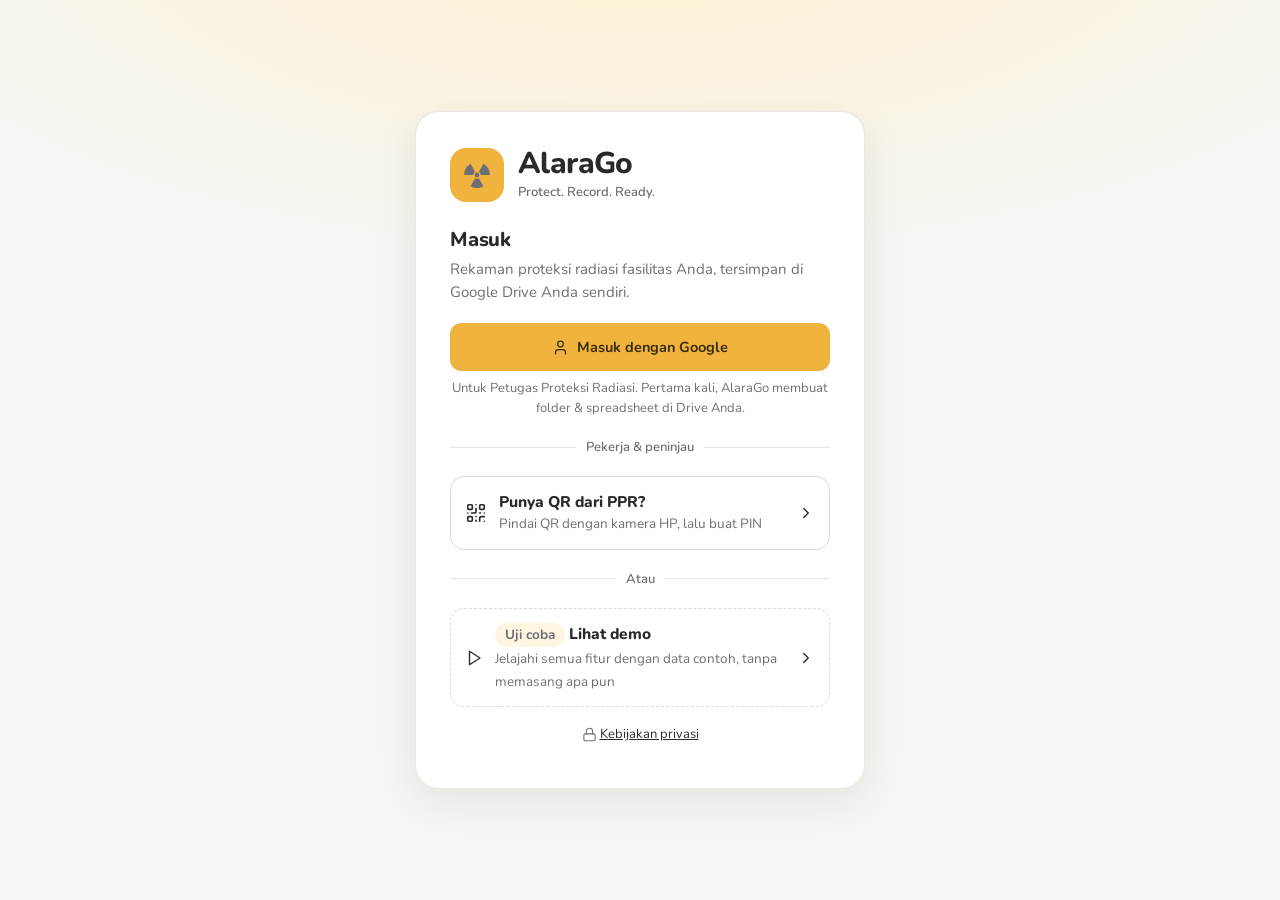
<file: index.html>
<!doctype html>
<html lang="id">
<head>
  <meta charset="utf-8">
  <meta name="viewport" content="width=device-width, initial-scale=1, viewport-fit=cover">
  <title>AlaraGo · Protect. Record. Ready.</title>
  <meta name="description" content="AlaraGo — rekaman proteksi radiasi untuk Petugas Proteksi Radiasi rumah sakit: kalender kepatuhan, inventaris, kartu dosis, pembatas dosis, survei paparan, arsip dokumen, siap inspeksi.">
  <meta name="theme-color" content="#F5F5F2">
  <meta name="color-scheme" content="light">
  <meta name="apple-mobile-web-app-capable" content="yes">
  <meta name="mobile-web-app-capable" content="yes">
  <meta name="apple-mobile-web-app-status-bar-style" content="default">
  <meta name="apple-mobile-web-app-title" content="AlaraGo">
  <link rel="manifest" href="manifest.webmanifest">
  <link rel="icon" href="icons/favicon.svg" type="image/svg+xml">
  <link rel="icon" href="icons/favicon-32.png" sizes="32x32" type="image/png">
  <link rel="apple-touch-icon" href="icons/apple-touch-icon.png">
  <link rel="preconnect" href="https://fonts.googleapis.com">
  <link rel="preconnect" href="https://fonts.gstatic.com" crossorigin>
  <link rel="preconnect" href="https://script.google.com">
  <link rel="stylesheet" href="https://fonts.googleapis.com/css2?family=Nunito:wght@400;500;600;700;800&display=swap">
  <link rel="stylesheet" href="css/style.css">
</head>
<body>
  <div id="root"><div class="center-wrap"><div class="sk" style="width:200px"></div></div></div>
  <noscript><p style="padding:24px;font-family:sans-serif">AlaraGo memerlukan JavaScript. Aktifkan JavaScript di browser Anda.</p></noscript>

  <script src="js/config.js"></script>
  <script src="js/icons.js"></script>
  <script src="js/util.js"></script>
  <script src="js/logic.js"></script>
  <script src="js/cloud.js"></script>
  <script src="js/drive.js"></script>
  <script src="js/penerima.js"></script>
  <script src="js/api.js"></script>
  <script src="js/demo.js"></script>
  <script src="js/ui.js"></script>
  <script src="js/pages/auth.js"></script>
  <script src="js/pages/dasbor.js"></script>
  <script src="js/pages/kalender.js"></script>
  <script src="js/pages/inventaris.js"></script>
  <script src="js/pages/dosis.js"></script>
  <script src="js/pages/dc.js"></script>
  <script src="js/pages/survei.js"></script>
  <script src="js/pages/arsip.js"></script>
  <script src="js/pages/inspeksi.js"></script>
  <script src="js/pages/pengaturan.js"></script>
  <script src="js/pages/portal.js"></script>
  <script src="js/pages/akses.js"></script>
  <script src="js/pages/cetak.js"></script>
  <script src="js/app.js"></script>
</body>
</html>
</file>
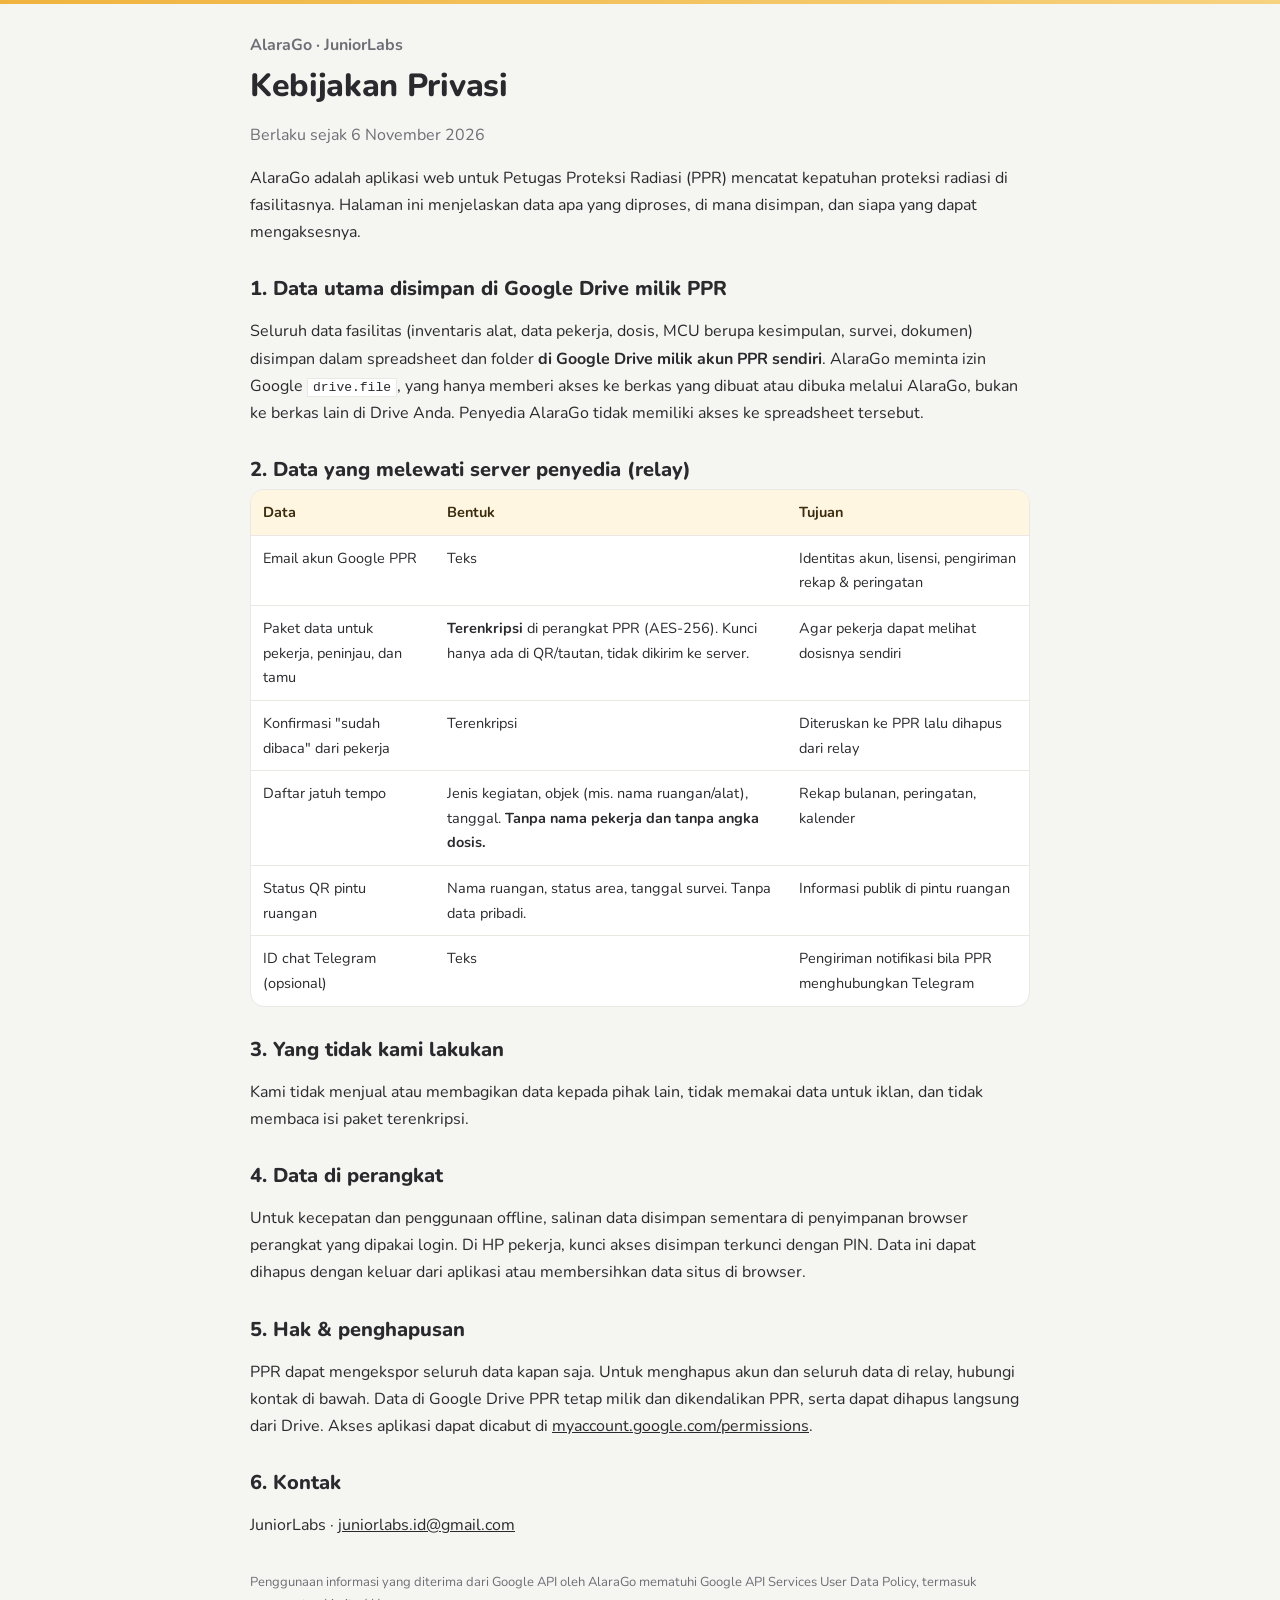
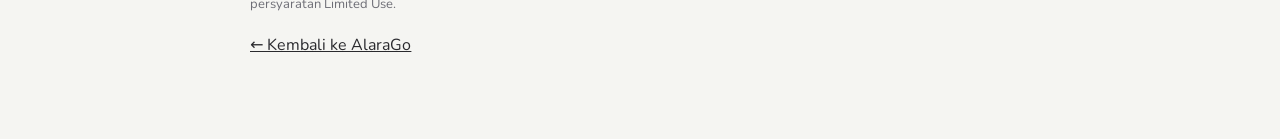
<file: privasi.html>
<!doctype html>
<html lang="id">
<head>
  <meta charset="utf-8">
  <meta name="viewport" content="width=device-width, initial-scale=1">
  <title>Kebijakan Privasi · AlaraGo</title>
  <meta name="theme-color" content="#F5F5F2">
  <link rel="stylesheet" href="https://fonts.googleapis.com/css2?family=Nunito:wght@400;700;800&display=swap">
  <link rel="icon" href="icons/favicon.svg" type="image/svg+xml">
  <style>
    :root{--y:#F0B33E;--ink:#2A2A2E;--muted:#6E6E76;--line:#E9E8E3}
    body{margin:0;background:#F5F5F2;color:var(--ink);font:16px/1.7 Nunito,system-ui,-apple-system,"Segoe UI",Roboto,Arial,sans-serif}
    .hz{height:4px;background:linear-gradient(90deg,#F0B33E,#F7D27F)}
    main{max-width:780px;margin:0 auto;padding:28px 16px 64px}
    h1{font:800 32px/1.2 Nunito,system-ui,sans-serif;letter-spacing:-.01em;margin:8px 0 4px}
    h2{font:800 20px/1.3 Nunito,system-ui,sans-serif;margin:30px 0 6px}
    .muted{color:var(--muted)} code{background:#fff;border:1px solid var(--line);padding:1px 5px;font-size:13px}
    table{border-collapse:separate;border-spacing:0;width:100%;background:#fff;font-size:14.5px;border:1px solid var(--line);border-radius:14px;overflow:hidden} td,th{border-bottom:1px solid var(--line);padding:10px 12px;text-align:left;vertical-align:top} tr:last-child td{border-bottom:0} th{background:#FFF6E2;color:#3A2C0E;font-weight:700}
    a{color:var(--ink)}
  </style>
</head>
<body>
<div class="hz"></div>
<main>
  <p class="muted" style="margin:0;font-weight:700">AlaraGo · JuniorLabs</p>
  <h1>Kebijakan Privasi</h1>
  <p class="muted">Berlaku sejak 6 November 2026</p>

  <p>AlaraGo adalah aplikasi web untuk Petugas Proteksi Radiasi (PPR) mencatat kepatuhan proteksi radiasi di fasilitasnya. Halaman ini menjelaskan data apa yang diproses, di mana disimpan, dan siapa yang dapat mengaksesnya.</p>

  <h2>1. Data utama disimpan di Google Drive milik PPR</h2>
  <p>Seluruh data fasilitas (inventaris alat, data pekerja, dosis, MCU berupa kesimpulan, survei, dokumen) disimpan dalam spreadsheet dan folder <b>di Google Drive milik akun PPR sendiri</b>. AlaraGo meminta izin Google <code>drive.file</code>, yang hanya memberi akses ke berkas yang dibuat atau dibuka melalui AlaraGo, bukan ke berkas lain di Drive Anda. Penyedia AlaraGo tidak memiliki akses ke spreadsheet tersebut.</p>

  <h2>2. Data yang melewati server penyedia (relay)</h2>
  <table>
    <tr><th>Data</th><th>Bentuk</th><th>Tujuan</th></tr>
    <tr><td>Email akun Google PPR</td><td>Teks</td><td>Identitas akun, lisensi, pengiriman rekap & peringatan</td></tr>
    <tr><td>Paket data untuk pekerja, peninjau, dan tamu</td><td><b>Terenkripsi</b> di perangkat PPR (AES-256). Kunci hanya ada di QR/tautan, tidak dikirim ke server.</td><td>Agar pekerja dapat melihat dosisnya sendiri</td></tr>
    <tr><td>Konfirmasi "sudah dibaca" dari pekerja</td><td>Terenkripsi</td><td>Diteruskan ke PPR lalu dihapus dari relay</td></tr>
    <tr><td>Daftar jatuh tempo</td><td>Jenis kegiatan, objek (mis. nama ruangan/alat), tanggal. <b>Tanpa nama pekerja dan tanpa angka dosis.</b></td><td>Rekap bulanan, peringatan, kalender</td></tr>
    <tr><td>Status QR pintu ruangan</td><td>Nama ruangan, status area, tanggal survei. Tanpa data pribadi.</td><td>Informasi publik di pintu ruangan</td></tr>
    <tr><td>ID chat Telegram (opsional)</td><td>Teks</td><td>Pengiriman notifikasi bila PPR menghubungkan Telegram</td></tr>
  </table>

  <h2>3. Yang tidak kami lakukan</h2>
  <p>Kami tidak menjual atau membagikan data kepada pihak lain, tidak memakai data untuk iklan, dan tidak membaca isi paket terenkripsi.</p>

  <h2>4. Data di perangkat</h2>
  <p>Untuk kecepatan dan penggunaan offline, salinan data disimpan sementara di penyimpanan browser perangkat yang dipakai login. Di HP pekerja, kunci akses disimpan terkunci dengan PIN. Data ini dapat dihapus dengan keluar dari aplikasi atau membersihkan data situs di browser.</p>

  <h2>5. Hak & penghapusan</h2>
  <p>PPR dapat mengekspor seluruh data kapan saja. Untuk menghapus akun dan seluruh data di relay, hubungi kontak di bawah. Data di Google Drive PPR tetap milik dan dikendalikan PPR, serta dapat dihapus langsung dari Drive. Akses aplikasi dapat dicabut di <a href="https://myaccount.google.com/permissions" rel="noopener">myaccount.google.com/permissions</a>.</p>

  <h2>6. Kontak</h2>
  <p>JuniorLabs · <a id="kontak" href="mailto:juniorlabs.id@gmail.com">juniorlabs.id@gmail.com</a></p>

  <p class="muted" style="margin-top:32px;font-size:13px">Penggunaan informasi yang diterima dari Google API oleh AlaraGo mematuhi Google API Services User Data Policy, termasuk persyaratan Limited Use.</p>
  <p><a href="./">← Kembali ke AlaraGo</a></p>
</main>
</body>
</html>
</file>
<file: css/style.css>
/* ============================================================
   AlaraGo — sistem desain "Madu Lembut"
   Latar terang, kuning madu sebagai warna utama, huruf Nunito,
   sudut membulat berjenjang (kartu 18 · kontrol 11 · label penuh).
   ============================================================ */
:root{
  --y:#F0B33E; --y-h:#E3A12A; --y-t:#FFF6E2; --y-ink:#3A2C0E; --y-deep:#9A6A0E;
  --ink:#2A2A2E; --ink2:#3A3A40; --ink-h:#F3F2EE; --side-t:#5E5E66;
  --ground:#F5F5F2; --surf:#FFFFFF; --sub:#FAFAF8;
  --line:#E9E8E3; --line2:#DAD9D3; --muted:#6E6E76; --skel:#ECEBE6;
  --ok:#2E8B57; --ok-b:#E5F3EA; --warn:#A86E12; --warn-b:#FBF0D9;
  --ana:#BD5427; --ana-b:#FBE8DF; --crit:#C23B3B; --crit-b:#FBE4E4;
  --fh:'Nunito',system-ui,-apple-system,'Segoe UI',sans-serif; --fb:var(--fh); --fm:var(--fh);
  --r-l:18px; --r:12px; --r-s:10px;
  --shadow:0 1px 2px rgba(40,36,20,.04),0 4px 16px rgba(40,36,20,.05);
  --side:252px; --side-c:76px; --top:64px;
}
*{box-sizing:border-box}
html,body{margin:0;height:100%}
body{background:var(--ground);color:var(--ink);font:400 15px/1.5 var(--fb);font-variant-numeric:tabular-nums;-webkit-font-smoothing:antialiased;-webkit-tap-highlight-color:transparent}
a{color:var(--ink)} a:hover{color:var(--y-deep)}
button,input,select,textarea{font:inherit;color:inherit}
h1,h2,h3,h4{font-family:var(--fh);margin:0;letter-spacing:-.01em;line-height:1.2}
h1{font-size:26px;font-weight:800} h2{font-size:20px;font-weight:800} h3{font-size:16px;font-weight:700}
.mono{font-family:var(--fh);font-variant-numeric:tabular-nums} .muted{color:var(--muted)} .small{font-size:13px} .tiny{font-size:12px}
.num{font-variant-numeric:tabular-nums;white-space:nowrap;font-weight:600}
.eyebrow{font:600 13px/1.3 var(--fh);color:var(--muted)}
.eyebrow a{color:var(--muted)}
.ic{width:18px;height:18px;stroke:currentColor;fill:none;stroke-width:1.8;stroke-linecap:round;stroke-linejoin:round;flex:none;vertical-align:middle}
.ic-s{width:15px;height:15px} .ic-l{width:22px;height:22px}
[hidden]{display:none!important}
.sr{position:absolute;width:1px;height:1px;overflow:hidden;clip:rect(0 0 0 0)}
html,body{overflow-x:clip}

/* ---------- Shell ---------- */
.app{display:flex;min-height:100vh}
.side{position:fixed;inset:0 auto 0 0;width:var(--side);background:var(--surf);border-right:1px solid var(--line);color:var(--side-t);display:flex;flex-direction:column;z-index:30;transition:width .18s ease}
.side-head{height:76px;display:flex;align-items:center;gap:10px;padding:0 14px 0 18px}
.logo{width:38px;height:38px;border-radius:12px;background:var(--y);color:var(--y-ink);display:grid;place-items:center;flex:none}
.logo svg{width:24px;height:24px}
.brand{min-width:0;flex:1}
.brand b{display:block;font:800 19px/1.1 var(--fh);color:var(--ink);letter-spacing:-.01em}
.brand span{display:block;font:500 11.5px/1.3 var(--fh);color:var(--muted);white-space:nowrap;overflow:hidden;text-overflow:ellipsis;margin-top:2px}
.side-tog{width:32px;height:32px;border-radius:10px;border:1px solid var(--line);background:var(--surf);color:var(--muted);cursor:pointer;display:grid;place-items:center;flex:none}
.side-tog:hover{color:var(--ink);border-color:var(--line2)}
.nav{flex:1;overflow-y:auto;padding:6px 12px}
.nav a{position:relative;display:flex;align-items:center;gap:12px;height:44px;padding:0 12px;margin-bottom:2px;border-radius:12px;color:var(--side-t);font-weight:600;font-size:14.5px;text-decoration:none;white-space:nowrap}
.nav a:hover{background:var(--ink-h);color:var(--ink)}
.nav a.on{background:var(--y);color:var(--y-ink);font-weight:700}
.nav .lbl{flex:1;overflow:hidden;text-overflow:ellipsis}
.nav .bdg{background:var(--crit-b);color:var(--crit);font:700 12px/1 var(--fh);padding:4px 8px;border-radius:999px;min-width:22px;text-align:center}
.nav a.on .bdg{background:rgba(255,255,255,.65)}
.nav-sep{height:1px;background:var(--line);margin:8px 12px}
.side-foot{padding:12px}
.side-user{display:flex;align-items:center;gap:10px;padding:10px;border:1px solid var(--line);border-radius:14px;background:var(--sub)}
.avatar{width:36px;height:36px;border-radius:50%;background:var(--y-t);color:var(--y-deep);display:grid;place-items:center;font:800 13px var(--fh);flex:none}
.side-user b{display:block;color:var(--ink);font-weight:700;font-size:14px;white-space:nowrap;overflow:hidden;text-overflow:ellipsis}
.side-user span{font:500 12px var(--fh);color:var(--muted)}
.side-user>div{min-width:0}
.side-foot .btn-g{margin-top:6px}
.main{flex:1;margin-left:var(--side);min-width:0;transition:margin .18s ease;display:flex;flex-direction:column}
.collapsed .side{width:var(--side-c)}
.collapsed .main{margin-left:var(--side-c)}
.collapsed .brand,.collapsed .nav .lbl,.collapsed .nav .bdg,.collapsed .side-user>div{display:none}
.collapsed .side-head{padding:12px 0;justify-content:center;flex-direction:column;gap:8px;height:auto}
.collapsed .nav a{justify-content:center;padding:0}
.collapsed .side-user{justify-content:center;padding:8px 0;border:0;background:none}
.nav a .dot{display:none}
.collapsed .nav a .dot{display:block;position:absolute;top:9px;right:12px;width:8px;height:8px;border-radius:50%;background:var(--crit);border:2px solid var(--surf)}
.collapsed .nav a[data-tip]:hover::after{content:attr(data-tip);position:absolute;left:calc(100% + 10px);top:50%;transform:translateY(-50%);background:var(--ink);color:#fff;border-radius:8px;padding:6px 10px;font:600 13px var(--fh);white-space:nowrap;z-index:50;box-shadow:var(--shadow)}
.top{position:sticky;top:0;z-index:20;height:var(--top);background:rgba(245,245,242,.88);backdrop-filter:saturate(1.4) blur(8px);display:flex;align-items:center;gap:12px;padding:0 28px}
.crumb{flex:1;min-width:0;font:600 13.5px var(--fh);color:var(--muted);white-space:nowrap;overflow:hidden;text-overflow:ellipsis}
.crumb b{color:var(--ink);font-weight:700}
.rs-pill{display:flex;align-items:center;gap:8px;border:1px solid var(--line);background:var(--surf);border-radius:999px;padding:7px 14px;font-weight:600;font-size:14px;max-width:340px;white-space:nowrap;overflow:hidden;text-overflow:ellipsis}
.icon-btn{position:relative;width:40px;height:40px;border-radius:12px;display:grid;place-items:center;border:1px solid var(--line);background:var(--surf);cursor:pointer;flex:none;color:var(--ink)}
.icon-btn:hover{border-color:var(--line2);background:var(--sub)}
.icon-btn .pip{position:absolute;top:8px;right:9px;width:8px;height:8px;border-radius:50%;background:var(--crit);border:2px solid var(--surf)}
.page{padding:8px 28px 32px;max-width:1440px;width:100%;margin:0 auto;flex:1}
.page-head{display:flex;flex-wrap:wrap;align-items:flex-end;justify-content:space-between;gap:12px 24px;margin-bottom:20px}
.page-head p{margin:6px 0 0;color:var(--muted);max-width:720px}
.actions{display:flex;flex-wrap:wrap;gap:8px;align-items:center}
.ro-tag{font:700 12px var(--fh);background:var(--y-t);color:var(--y-deep);border-radius:999px;padding:4px 10px}
.banner-lic{background:var(--y-t);color:var(--y-ink);padding:10px 28px;display:flex;flex-wrap:wrap;gap:8px 12px;align-items:center;font-size:14px;border-bottom:1px solid #F3DFAE}
.banner-lic .btn{height:32px}
@media(max-width:767px){.banner-lic{padding:8px 16px!important;font-size:13px}}
.offline-bar{background:var(--warn-b);color:var(--warn);padding:7px 28px;font:600 13px var(--fh);display:flex;gap:8px;align-items:center}

/* Bottom nav (HP) */
.bnav{display:none}
@media (max-width:767px){
  .side{display:none}
  .main,.collapsed .main{margin-left:0;padding-bottom:calc(88px + env(safe-area-inset-bottom))}
  .top{padding:0 14px;height:60px}
  .top .crumb{display:none}
  .top .m-brand{display:flex!important}
  .top .rs-pill{flex:1;max-width:none;font-size:13px;padding:6px 12px}
  .page{padding:6px 14px 20px}
  h1{font-size:23px}
  .bnav{display:flex;position:fixed;left:12px;right:12px;bottom:calc(10px + env(safe-area-inset-bottom));height:66px;padding:7px;background:var(--surf);border:1px solid var(--line);border-radius:22px;box-shadow:0 8px 28px rgba(40,36,20,.10);z-index:40;gap:4px}
  .bnav a{flex:1;display:flex;flex-direction:column;align-items:center;justify-content:center;gap:2px;text-decoration:none;color:var(--muted);font:700 11.5px var(--fh);border-radius:16px;position:relative}
  .bnav a.on{background:var(--y);color:var(--y-ink)}
  .bnav .bdg{position:absolute;top:4px;left:calc(50% + 6px);background:var(--crit);color:#fff;font:800 10px/1 var(--fh);padding:3px 5px;border-radius:999px}
}
.m-brand{display:none;align-items:center;gap:8px}
.m-brand .logo{width:32px;height:32px;border-radius:10px}.m-brand .logo svg{width:20px;height:20px}
.m-brand b{font:800 17px var(--fh)}
@media (min-width:768px) and (max-width:1100px){ .page{padding:8px 20px 24px} .top{padding:0 20px} }

/* ---------- Components ---------- */
.panel{background:var(--surf);border:1px solid var(--line);border-radius:var(--r-l)}
.panel-h{display:flex;align-items:center;justify-content:space-between;gap:10px;padding:16px 20px 12px;flex-wrap:wrap;border-bottom:1px solid var(--line)}
.panel-h h3{display:flex;align-items:center;gap:8px}
.panel-b{padding:18px 20px}
.panel-dark{background:#34343A;color:#fff;border-color:#34343A;border-radius:var(--r-l)}
.panel-dark .panel-h{border-color:#4A4A52}
.panel-h.panel-dark{background:var(--y-t);color:var(--y-ink);border-radius:var(--r-l) var(--r-l) 0 0;border-color:#F3DFAE}
.panel-h.panel-dark h3,.panel-h.panel-dark .eyebrow,.panel-h.panel-dark span{color:var(--y-ink)!important}
.grid{display:grid;gap:18px}
.g2{grid-template-columns:repeat(2,minmax(0,1fr))} .g3{grid-template-columns:repeat(3,minmax(0,1fr))} .g4{grid-template-columns:repeat(4,minmax(0,1fr))}
.g-8-4{grid-template-columns:minmax(0,2fr) minmax(0,1fr)} .g-4-8{grid-template-columns:minmax(0,1fr) minmax(0,2fr)} .g-7-5{grid-template-columns:minmax(0,7fr) minmax(0,5fr)} .g-3-9{grid-template-columns:minmax(0,3fr) minmax(0,9fr)}
@media (max-width:1100px){ .g4{grid-template-columns:repeat(2,minmax(0,1fr))} .g-8-4,.g-4-8,.g-7-5,.g-3-9{grid-template-columns:minmax(0,1fr)} }
@media (max-width:767px){ .g2,.g3{grid-template-columns:minmax(0,1fr)} .g4{grid-template-columns:repeat(2,minmax(0,1fr))} .grid{gap:14px} }
.stack{display:flex;flex-direction:column;gap:18px}
.row{display:flex;align-items:center;gap:10px;flex-wrap:wrap}
.spread{display:flex;align-items:center;justify-content:space-between;gap:10px;flex-wrap:wrap}
.mt{margin-top:18px}.mt8{margin-top:8px}.mb{margin-bottom:18px}

.tile{background:var(--surf);border:1px solid var(--line);border-radius:16px;padding:16px 18px;display:flex;flex-direction:column;gap:8px;min-width:0}
.tile .spread{align-items:flex-start}
.tile .big{font:800 34px/1 var(--fh);letter-spacing:-.02em}
.tile .lbl{font:700 14px var(--fh);color:var(--muted)}
.tile p{margin:0;color:var(--muted);font-size:13px}
.tile.crit{background:var(--crit-b);color:var(--crit);border-color:#F3CACA} .tile.crit p,.tile.crit .lbl{color:#9E3030}

.btn{display:inline-flex;align-items:center;justify-content:center;gap:8px;height:40px;padding:0 16px;border:1px solid var(--line2);border-radius:11px;background:var(--surf);color:var(--ink);font:700 14.5px/1 var(--fh);cursor:pointer;text-decoration:none;white-space:nowrap;transition:background .12s,border-color .12s}
.btn:hover{background:var(--sub);border-color:#C9C8C1;color:var(--ink)}
.btn-y{background:var(--y);border-color:var(--y);color:var(--y-ink)} .btn-y:hover{background:var(--y-h);border-color:var(--y-h);color:var(--y-ink)}
.btn-d{background:var(--ink2);border-color:var(--ink2);color:#fff} .btn-d:hover{background:var(--ink);color:#fff}
.btn-g{border-color:transparent;background:transparent;font-weight:600;padding:0 10px;color:var(--muted)} .btn-g:hover{background:var(--ink-h);border-color:transparent}
.btn-x{border-color:#EBC3C3;color:var(--crit)} .btn-x:hover{background:var(--crit-b);border-color:#E3AFAF;color:var(--crit)}
.btn-s{height:32px;padding:0 12px;font-size:13px;border-radius:9px}
.btn-b{width:100%}
.btn[disabled]{opacity:.5;cursor:not-allowed}
.btn .ic{width:17px;height:17px}
:focus-visible{outline:3px solid rgba(240,179,62,.6);outline-offset:2px;border-radius:10px}

.tag{display:inline-flex;align-items:center;gap:5px;font:700 12.5px/1.2 var(--fh);padding:4px 10px;border-radius:999px;background:#F0EFEB;color:var(--ink2);white-space:nowrap;border:0}
.tag .ic{width:13px;height:13px}
.t-aman{color:var(--ok);background:var(--ok-b)}
.t-tinjau{color:var(--warn);background:var(--warn-b)}
.t-analisis{color:var(--ana);background:var(--ana-b)}
.t-kritis{color:var(--crit);background:var(--crit-b);box-shadow:inset 0 0 0 1px #EDBDBD}
.t-ink{color:var(--ink);background:#ECEBE6}
.t-y{background:var(--y-t);color:var(--y-deep)}
.t-dash{background:transparent;color:var(--muted);box-shadow:inset 0 0 0 1px var(--line2)}
.chip{display:inline-flex;align-items:center;gap:6px;height:34px;padding:0 14px;border:1px solid var(--line);border-radius:999px;background:var(--surf);cursor:pointer;font:700 13.5px var(--fh);white-space:nowrap;color:var(--side-t)}
.chip:hover{border-color:var(--line2)}
.chip .n{font:700 12px var(--fh);background:var(--sub);padding:1px 7px;border-radius:999px}
.chip.on{background:var(--y);color:var(--y-ink);border-color:var(--y)} .chip.on .n{background:rgba(255,255,255,.6);color:var(--y-ink)}
.chips{display:flex;gap:8px;flex-wrap:wrap}
.seg{display:inline-flex;background:#EFEEEA;border-radius:12px;padding:3px;gap:2px}
.seg button{border:0;background:transparent;height:32px;padding:0 14px;border-radius:9px;cursor:pointer;font:700 13.5px var(--fh);color:var(--side-t)}
.seg button.on{background:var(--surf);color:var(--ink);box-shadow:0 1px 3px rgba(40,36,20,.12)}
.tabs{display:flex;gap:4px;border-bottom:1px solid var(--line);margin-bottom:18px;overflow-x:auto}
.tabs a,.tabs button{display:flex;align-items:center;gap:8px;padding:10px 14px;text-decoration:none;color:var(--muted);font:700 14.5px var(--fh);border:0;background:none;cursor:pointer;border-bottom:3px solid transparent;border-radius:10px 10px 0 0;white-space:nowrap}
.tabs a:hover,.tabs button:hover{color:var(--ink);background:var(--ink-h)}
.tabs .on{color:var(--ink);border-bottom-color:var(--y)}
.tabs .n{font:700 12px var(--fh);background:var(--crit-b);color:var(--crit);padding:1px 7px;border-radius:999px}

/* Table */
.tbl-wrap{overflow-x:auto;-webkit-overflow-scrolling:touch}
table.tbl{width:100%;border-collapse:collapse;font-size:14px}
.tbl th{background:var(--sub);border-bottom:1px solid var(--line);text-align:left;padding:10px 14px;font:700 13px/1.3 var(--fh);color:var(--muted);white-space:nowrap;position:sticky;top:0}
.tbl td{border-bottom:1px solid var(--line);padding:11px 14px;vertical-align:middle}
.tbl tbody tr:last-child td{border-bottom:0}
.tbl tbody tr:hover{background:#FFFBF1}
.tbl tr.sel{background:var(--y-t)}
.tbl .r{text-align:right}
.tbl td .sub{display:block;font-size:12.5px;color:var(--muted);margin-top:2px}
.tbl tr.warnrow td{background:#FEF8EC}
.tbl tr.critrow td{background:#FDF1F1}
.tbl-foot{display:flex;justify-content:space-between;align-items:center;padding:12px 14px;font:600 13px var(--fh);color:var(--muted);flex-wrap:wrap;gap:8px;border-top:1px solid var(--line)}
.empty{padding:40px 16px;text-align:center;color:var(--muted)}
.empty .hz{width:44px;height:44px;margin:0 auto 12px;border-radius:14px;background:var(--y-t)}
.bar{height:7px;background:#EEEDE8;position:relative;min-width:60px;border-radius:99px;overflow:hidden}
.bar>i{position:absolute;inset:0 auto 0 0;background:#D99A22;border-radius:99px}
.bar.b-ok>i{background:var(--ok)}.bar.b-warn>i{background:#D99A22}.bar.b-ana>i{background:var(--ana)}.bar.b-crit>i{background:var(--crit)}
.segbar{display:flex;gap:3px}.segbar i{flex:1;height:8px;background:#EEEDE8;border-radius:99px}.segbar i.f{background:#D99A22}.segbar i.y{background:var(--y)}

/* Forms */
.fgrid{display:grid;grid-template-columns:repeat(2,minmax(0,1fr));gap:14px 18px}
.fgrid .full{grid-column:1/-1}
@media (max-width:600px){.fgrid{grid-template-columns:minmax(0,1fr)}}
.f label,.flabel{display:block;font:700 13.5px var(--fh);color:var(--ink2);margin-bottom:6px}
.f .req{color:var(--crit)}
.inp,select.inp,textarea.inp{width:100%;height:42px;border:1px solid var(--line2);border-radius:11px;background:var(--surf);padding:0 12px;outline:none;font-size:15px;transition:border-color .12s,box-shadow .12s}
textarea.inp{height:auto;min-height:90px;padding:10px 12px;resize:vertical}
.inp:hover{border-color:#C9C8C1}
.inp:focus{border-color:var(--y-h);box-shadow:0 0 0 4px rgba(240,179,62,.22)}
.f .help{font-size:12.5px;color:var(--muted);margin-top:5px}
.f .err{font-size:13px;color:var(--crit);margin-top:5px}
.f.bad .inp{border-color:var(--crit)}
.chk{display:flex;gap:10px;align-items:flex-start;cursor:pointer;font-size:14px}
.chk input{width:18px;height:18px;accent-color:var(--y-h);margin-top:2px;flex:none}
.drop{border:1.5px dashed var(--line2);border-radius:14px;background:var(--sub);padding:20px;text-align:center;cursor:pointer;color:var(--muted);font-size:14px;display:block}
.drop:hover,.drop.over{border-color:var(--y-h);background:var(--y-t);color:var(--ink)}
.drop b{color:var(--y-deep)}
.search{position:relative;flex:1;min-width:200px}
.search .ic{position:absolute;left:12px;top:12px;color:var(--muted)}
.search .inp{padding-left:38px}
.filters{display:flex;gap:10px;flex-wrap:wrap;align-items:center;padding:12px;background:var(--surf);border:1px solid var(--line);border-radius:16px;margin-bottom:18px}
.filters select.inp{width:auto;min-width:150px}
.switch{position:relative;width:46px;height:26px;flex:none}
.switch input{opacity:0;width:0;height:0}
.switch span{position:absolute;inset:0;background:#DAD9D3;border-radius:99px;cursor:pointer;transition:background .15s}
.switch span::after{content:"";position:absolute;width:20px;height:20px;left:3px;top:3px;background:#fff;border-radius:50%;box-shadow:0 1px 3px rgba(0,0,0,.2);transition:left .15s}
.switch input:checked+span{background:var(--y)}
.switch input:checked+span::after{left:23px}
.switch input:focus-visible+span{outline:3px solid rgba(240,179,62,.6);outline-offset:2px}
.kv{display:grid;grid-template-columns:auto 1fr;gap:7px 14px;font-size:14px}
.kv dt{color:var(--muted)} .kv dd{margin:0;text-align:right;font-weight:600}
.kv2{display:grid;grid-template-columns:repeat(2,minmax(0,1fr));border:1px solid var(--line);border-radius:14px;overflow:hidden}
.kv2>div{padding:10px 14px;border-bottom:1px solid var(--line);border-right:1px solid var(--line)}
.kv2 small{display:block;font:600 12.5px var(--fh);color:var(--muted);margin-bottom:2px}

/* Banners */
.ban{display:flex;gap:12px;align-items:flex-start;padding:14px 18px;border:1px solid var(--line);border-radius:16px;background:var(--surf);margin-bottom:18px}
.ban p{margin:2px 0 0;font-size:14px}
.ban b{font:800 15px var(--fh)}
.ban-crit{border-color:#F0C9C9;background:var(--crit-b);color:#8E2A2A}
.ban-warn{border-color:#F1DDB0;background:var(--warn-b);color:#7F530C}
.ban-info{border-color:#F3DFAE;background:var(--y-t);color:var(--y-ink)}
.ban .grow{flex:1}

/* Toast */
.toasts{position:fixed;right:20px;bottom:20px;display:flex;flex-direction:column;gap:10px;z-index:100;max-width:min(400px,calc(100vw - 32px))}
@media(max-width:767px){.toasts{bottom:92px;left:16px;right:16px;max-width:none}}
.toast{background:var(--surf);border:1px solid var(--line);border-left:5px solid var(--ink2);border-radius:14px;padding:12px 16px;display:flex;gap:10px;align-items:center;font-size:14px;box-shadow:0 8px 28px rgba(40,36,20,.12);animation:tin .18s ease}
.toast.ok{border-left-color:var(--ok)} .toast.err{border-left-color:var(--crit)} .toast.warn{border-left-color:var(--y-h)}
.toast .btn{height:30px;font-size:13px;margin-left:auto}
@keyframes tin{from{transform:translateY(8px);opacity:0}}
@media (prefers-reduced-motion:reduce){.toast,.modal{animation:none}}

/* Modal */
.modal-bg{position:fixed;inset:0;background:rgba(42,42,46,.38);z-index:90;display:flex;align-items:flex-start;justify-content:center;padding:48px 16px;overflow-y:auto}
.modal{background:var(--surf);border-radius:22px;width:100%;max-width:640px;box-shadow:0 20px 60px rgba(40,36,20,.22);animation:tin .16s ease;overflow:hidden}
.modal.wide{max-width:980px}
.modal-h{display:flex;align-items:center;justify-content:space-between;gap:10px;padding:18px 22px 12px}
.modal-h h2{font-size:19px}
.modal-h button{background:var(--sub);border:1px solid var(--line);border-radius:10px;color:var(--muted);cursor:pointer;width:34px;height:34px;display:grid;place-items:center}
.modal-h button:hover{color:var(--ink)}
.modal-b{padding:8px 22px 20px}
.modal-f{display:flex;justify-content:flex-end;gap:8px;padding:14px 22px;border-top:1px solid var(--line);background:var(--sub);flex-wrap:wrap}
@media(max-width:767px){.modal-bg{padding:0;align-items:flex-end}.modal{max-height:92vh;overflow-y:auto;border-radius:22px 22px 0 0}}

/* Skeleton */
.sk{background:var(--skel);height:14px;margin:8px 0;border-radius:8px}
.sk.t{height:120px;border-radius:16px}

/* Calendar */
.cal{display:grid;grid-template-columns:repeat(7,minmax(0,1fr));border:1px solid var(--line);border-radius:16px;overflow:hidden;gap:1px;background:var(--line)}
.cal .dh{background:var(--sub);text-align:center;font:700 12.5px var(--fh);color:var(--muted);padding:9px 0}
.cal .d{min-height:108px;padding:7px;background:var(--surf);cursor:pointer;display:flex;flex-direction:column;gap:4px;min-width:0}
.cal .d:hover{background:#FFFCF4}
.cal .d.out{background:var(--sub);color:#ABAAA4}
.cal .d.today .dn{background:var(--y);color:var(--y-ink);border-radius:999px;width:26px;height:26px;display:grid;place-items:center}
.cal .d.sel{background:var(--y-t)}
.cal .d .dn{font:700 13px var(--fh)}
.cal .ev{font:600 11.5px/1.25 var(--fh);padding:3px 7px;border-radius:7px;white-space:nowrap;overflow:hidden;text-overflow:ellipsis;background:#F0EFEB}
.cal .ev.k{background:var(--crit-b);color:var(--crit)} .cal .ev.w{background:var(--warn-b);color:var(--warn)} .cal .ev.done{text-decoration:line-through;color:var(--muted)}
@media(max-width:767px){.cal .d{min-height:58px;padding:4px}.cal .ev{font-size:0;height:6px;padding:0;border-radius:99px}}

/* Checklist accordion */
.acc{border:1px solid var(--line);border-radius:16px;background:var(--surf);margin-bottom:10px;overflow:hidden}
.acc>summary{list-style:none;cursor:pointer;display:flex;align-items:center;gap:12px;padding:14px 18px;flex-wrap:wrap}
.acc>summary::-webkit-details-marker{display:none}
.acc>summary h3{flex:1;min-width:200px}
.acc[open]>summary{border-bottom:1px solid var(--line);background:var(--sub)}
.pct{font:800 16px var(--fh)}

/* Plan (denah) */
.plan{position:relative;width:100%;background:#fff;border:1px solid var(--line);border-radius:16px;overflow:hidden;background-image:linear-gradient(#F1F0EC 1px,transparent 1px),linear-gradient(90deg,#F1F0EC 1px,transparent 1px);background-size:20px 20px;user-select:none;touch-action:manipulation}
.plan img{display:block;width:100%;height:auto;opacity:.95;pointer-events:none}
.plan.blank{aspect-ratio:16/10}
.plan canvas{position:absolute;inset:0;width:100%;height:100%;pointer-events:none;mix-blend-mode:multiply}
.plan .pt{position:absolute;width:30px;height:30px;border-radius:50%;transform:translate(-50%,-50%);border:2.5px solid #fff;box-shadow:0 2px 6px rgba(0,0,0,.25);color:#fff;font:800 10.5px var(--fh);display:grid;place-items:center;cursor:pointer;z-index:3;padding:0}
.plan .pt .v{position:absolute;top:calc(100% + 4px);left:50%;transform:translateX(-50%);background:#fff;color:var(--ink);border:1px solid var(--line);border-radius:6px;padding:1px 6px;font:700 11px var(--fh);white-space:nowrap}
.plan .pt.sel{outline:3px solid var(--y);outline-offset:2px}
.plan .pt.k::after{content:"";position:absolute;inset:-7px;border-radius:50%;border:3px solid var(--crit);animation:pulse 1.6s ease-out infinite}
.plan .src{position:absolute;width:28px;height:28px;border-radius:9px;transform:translate(-50%,-50%);background:var(--y);color:var(--y-ink);display:grid;place-items:center;z-index:2;box-shadow:0 2px 6px rgba(0,0,0,.2)}
.plan .src svg{width:18px;height:18px}
.plan .ring{position:absolute;width:70%;aspect-ratio:1;border-radius:50%;border:1.5px solid var(--y-h);transform:translate(-50%,-50%) scale(.05);animation:wave 3s ease-out infinite;pointer-events:none;z-index:1}
.plan.adding{cursor:crosshair}
@keyframes pulse{0%{transform:scale(.8);opacity:.9}100%{transform:scale(1.8);opacity:0}}
@keyframes wave{0%{transform:translate(-50%,-50%) scale(.05);opacity:1}100%{transform:translate(-50%,-50%) scale(1);opacity:0}}
@media (prefers-reduced-motion:reduce){.plan .ring,.plan .pt.k::after{animation:none}}
.legend{display:flex;flex-wrap:wrap;gap:6px 16px;font-size:13px;color:var(--side-t);margin-top:10px}
.legend i{display:inline-block;width:10px;height:10px;border-radius:50%;margin-right:6px;vertical-align:-1px}

/* Score */
.score{font:800 72px/1 var(--fh);letter-spacing:-.03em}
.hazard{height:4px;background:linear-gradient(90deg,var(--y),#F7D27F)}
.list-row{display:flex;align-items:center;gap:12px;padding:12px 0;border-bottom:1px solid var(--line)}
.list-row:last-child{border-bottom:0}
.list-row .grow{flex:1;min-width:0}
.list-row .grow b{display:block;font-weight:700;white-space:nowrap;overflow:hidden;text-overflow:ellipsis}
.list-row .grow span{font-size:13px;color:var(--muted)}
.impact{font:800 12px var(--fh);background:var(--y-t);color:var(--y-deep);padding:3px 9px;border-radius:999px}
.steps{display:flex;gap:6px;flex-wrap:wrap;margin-bottom:18px}
.steps>div{flex:1;min-width:140px;display:flex;gap:10px;align-items:center;padding:10px 14px;border:1px solid var(--line);border-radius:14px;background:var(--surf)}
.steps .n{width:30px;height:30px;border-radius:50%;display:grid;place-items:center;background:var(--sub);border:1px solid var(--line2);font:800 13px var(--fh);flex:none}
.steps .on{border-color:var(--y);background:var(--y-t)}
.steps .on .n{background:var(--y);border-color:var(--y);color:var(--y-ink)} .steps .done .n{background:var(--ok);color:#fff;border-color:var(--ok)}
.steps small{display:block;font:600 12px var(--fh);color:var(--muted)}
.steps b{font:800 14.5px var(--fh)}

/* Chart */
.chart{width:100%;height:auto;display:block}
.chart text{font-family:var(--fh);font-size:11px;fill:var(--muted)}

/* Login / centered */
.center-wrap{min-height:100vh;display:flex;flex-direction:column;align-items:center;justify-content:center;padding:24px 16px;background:radial-gradient(1200px 500px at 50% -10%,#FFF1CF 0,rgba(255,241,207,0) 70%),var(--ground)}
.auth-card{width:100%;max-width:450px;background:var(--surf);border:1px solid var(--line);border-radius:24px;position:relative;box-shadow:0 12px 40px rgba(40,36,20,.08);overflow:hidden}
.auth-card .hazard{display:none}
.auth-card .in{padding:36px 34px 30px}
@media(max-width:480px){.auth-card .in{padding:28px 22px 24px}}
.auth-brand{display:flex;gap:14px;align-items:center;margin-bottom:26px}
.auth-brand .logo{width:54px;height:54px;border-radius:16px}.auth-brand .logo svg{width:34px;height:34px}
.auth-brand b{display:block;font:800 30px/1.05 var(--fh);letter-spacing:-.02em}
.auth-brand span{font:600 13px var(--fh);color:var(--muted)}
.divider{display:flex;align-items:center;gap:10px;margin:20px 0;font:600 13px var(--fh);color:var(--muted)}
.divider::before,.divider::after{content:"";flex:1;height:1px;background:var(--line)}
.rowbtn{display:flex;align-items:center;gap:12px;width:100%;padding:14px;border:1px solid var(--line2);border-radius:14px;background:var(--surf);cursor:pointer;text-align:left;text-decoration:none;color:var(--ink)}
.rowbtn:hover{background:var(--sub);border-color:#C9C8C1}
.rowbtn b{display:block;font:800 15.5px var(--fh)}
.rowbtn span{font-size:13.5px;color:var(--muted)}
.gbtn{display:flex;justify-content:center;min-height:44px}
.pin-boxes{display:grid;grid-template-columns:repeat(6,1fr);gap:8px;margin:18px 0}
.pin-boxes i{height:54px;border:1px solid var(--line2);border-radius:12px;display:grid;place-items:center;font-style:normal;font:800 22px var(--fh)}
.pin-boxes i.on{border:2px solid var(--y-h);background:var(--y-t)}
.keypad{display:grid;grid-template-columns:repeat(3,1fr);gap:10px}
.keypad button{height:60px;border:1px solid var(--line);border-radius:16px;background:var(--surf);font:700 24px var(--fh);cursor:pointer}
.keypad button:active{background:var(--y)}
.keypad button.sub{background:var(--sub);font-size:14px}

/* Portal (mobile-first) */
.portal{max-width:540px;margin:0 auto;padding:14px 14px calc(96px + env(safe-area-inset-bottom))}
.portal .card{background:var(--surf);border:1px solid var(--line);border-radius:var(--r-l);padding:18px;margin-bottom:12px}
.statement{font:800 23px/1.2 var(--fh);letter-spacing:-.01em}
.ptop{background:rgba(245,245,242,.92);backdrop-filter:blur(8px);height:60px;display:flex;align-items:center;gap:10px;padding:0 14px;position:sticky;top:0;z-index:20;border-bottom:1px solid var(--line)}
.ptop .grow{flex:1}

/* Door page */
.door{max-width:480px;margin:0 auto;padding:24px 16px;min-height:100vh}
.door .status{padding:30px 20px;text-align:center;margin:20px 0;border:1.5px solid;border-radius:22px}
.door .status b{display:block;font:800 36px/1.1 var(--fh);margin-top:8px}

/* Print */
.print-only{display:none}
@media print{
  @page{size:A4;margin:14mm 12mm}
  body{background:#fff}
  .side,.top,.bnav,.toasts,.no-print,.banner-lic,.offline-bar{display:none!important}
  .main{margin:0!important;padding:0!important}
  .page{padding:0;max-width:none}
  .print-only{display:block}
  .panel,.tile{break-inside:avoid}
  .pbreak{break-before:page}
  .tbl th{position:static}
  a{text-decoration:none}
}
.doc-sheet{background:#fff;border:1px solid var(--line);border-radius:16px;padding:32px 36px;max-width:900px;margin:0 auto}
.doc-sheet h1{text-align:center;font-size:22px}
.doc-sheet .center{text-align:center}
.doc-sheet table.tbl th{background:#F6F6F3}
.sigs{display:grid;grid-template-columns:1fr 1fr;gap:24px;margin-top:36px}
.sigs>div{min-height:120px;display:flex;flex-direction:column;justify-content:space-between;border-radius:12px}
@media print{.doc-sheet{border:0;padding:0;max-width:none;border-radius:0}}

/* Tampilan cetak */
.print-wrap{max-width:960px;margin:0 auto;padding:16px 16px 48px}
.ptool{position:sticky;top:12px;z-index:5;display:flex;gap:10px;align-items:center;flex-wrap:wrap;background:var(--surf);border:1px solid var(--line);border-radius:16px;box-shadow:var(--shadow);padding:10px 14px;margin:0 0 16px}
.phdr{display:flex;justify-content:space-between;gap:16px;align-items:flex-start;border-bottom:2px solid var(--y);padding-bottom:10px;margin-bottom:16px}
.phdr b{display:block;font:800 14.5px var(--fh)}
.phdr span{display:block;font-size:12px;color:var(--muted)}
.phdr .r{text-align:right}
.qr-a4{text-align:center;overflow:hidden}
.qr-a4 .qrbox svg{width:100%;height:100%}
@media print{*{-webkit-print-color-adjust:exact;print-color-adjust:exact}.doc-sheet .hazard{margin:0 0 16px!important}.qr-a4 .hazard:last-child{margin:24px 0 0!important}.print-wrap{padding:0;max-width:none}.doc-sheet.mt{margin-top:0}}

/* Utilities */
.hide-m{} @media(max-width:767px){.hide-m{display:none!important}}
.show-m{display:none} @media(max-width:767px){.show-m{display:initial}}
.trunc{white-space:nowrap;overflow:hidden;text-overflow:ellipsis}
.link{background:none;border:0;padding:0;color:var(--y-deep);text-decoration:underline;text-underline-offset:2px;cursor:pointer;font:inherit;font-weight:600}
.dotc{display:inline-block;width:10px;height:10px;border-radius:50%;margin-right:6px;vertical-align:-1px}
.qrbox{display:grid;place-items:center;background:#fff;padding:14px;border:1px solid var(--line);border-radius:16px}
.qrbox img,.qrbox svg,.qrbox canvas{width:220px;height:220px;image-rendering:pixelated}
.install-hint{font-size:13px;color:var(--muted)}
</file>
